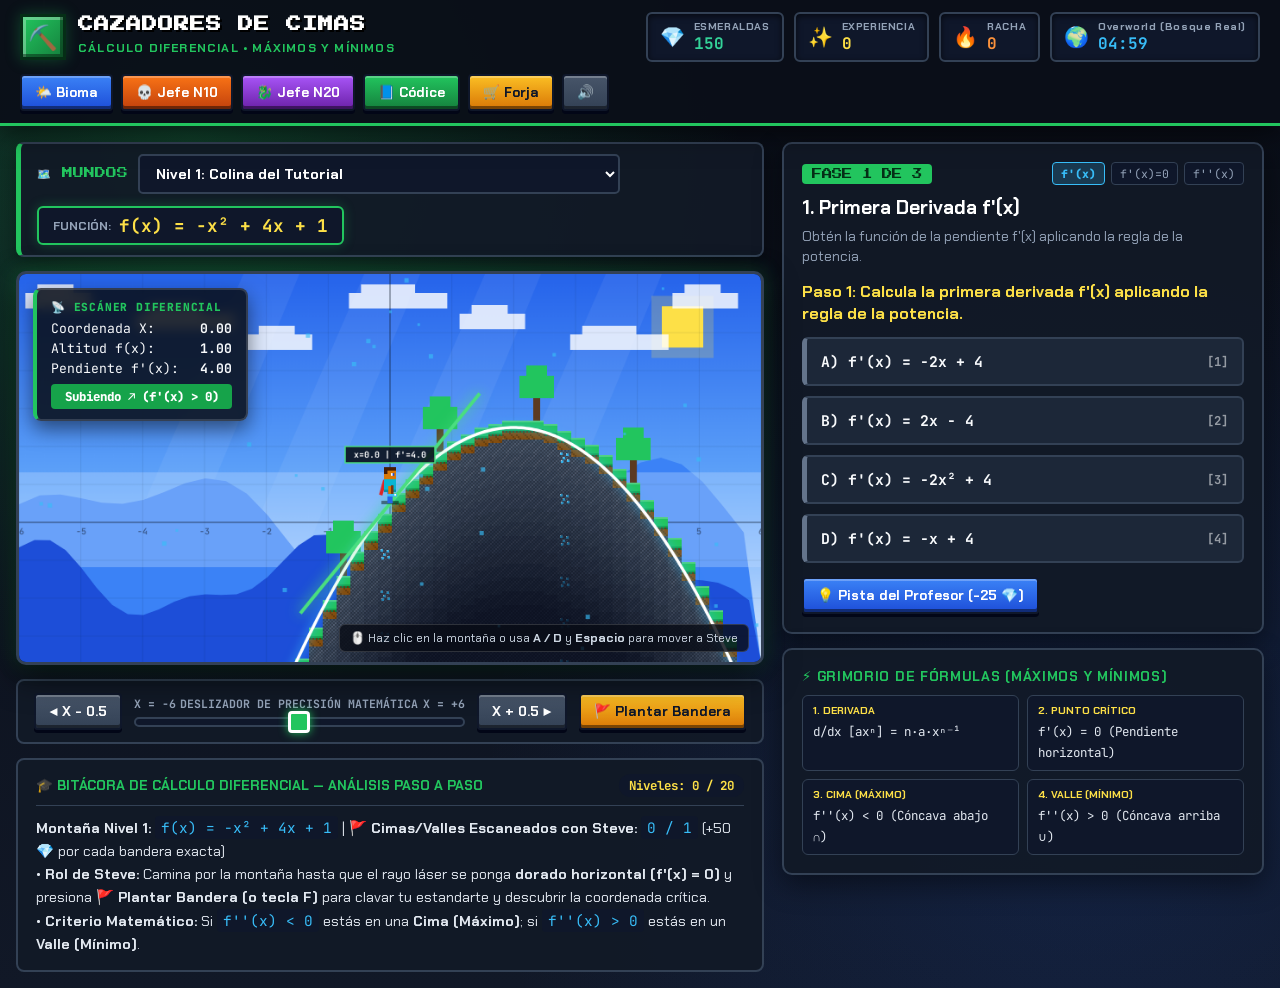
<file: index.html>
<!DOCTYPE html>
<html lang="es">
<head>
  <meta charset="UTF-8">
  <meta name="viewport" content="width=device-width, initial-scale=1.0">
  <title>Cazadores de Cimas | Cálculo Diferencial</title>
  <!-- Fuentes Gamer y Matemáticas -->
  <link rel="preconnect" href="https://fonts.googleapis.com">
  <link rel="preconnect" href="https://fonts.gstatic.com" crossorigin>
  <link href="https://fonts.googleapis.com/css2?family=Chakra+Petch:wght@500;600;700&family=JetBrains+Mono:wght@500;700;800&family=Press+Start+2P&display=swap" rel="stylesheet">
  <link rel="stylesheet" href="style.css">
</head>
<body>
  <!-- BARRA SUPERIOR HUD GAMER -->
  <header class="topbar">
    <div class="brand">
      <div class="logo-block">⛏️</div>
      <div class="brand-text">
        <h1>CAZADORES DE CIMAS</h1>
        <span class="subtitle">CÁLCULO DIFERENCIAL • MÁXIMOS Y MÍNIMOS</span>
      </div>
    </div>

    <div class="hud-stats">
      <div class="stat-pill stat-emerald" title="Esmeraldas acumuladas">
        <span class="stat-icon">💎</span>
        <div>
          <small>ESMERALDAS</small>
          <strong id="ui-emeralds">150</strong>
        </div>
      </div>
      <div class="stat-pill stat-xp" title="Experiencia matemática">
        <span class="stat-icon">✨</span>
        <div>
          <small>EXPERIENCIA</small>
          <strong id="ui-xp">0</strong>
        </div>
      </div>
      <div class="stat-pill stat-streak" title="Racha de aciertos seguidos">
        <span class="stat-icon">🔥</span>
        <div>
          <small>RACHA</small>
          <strong id="ui-streak">0</strong>
        </div>
      </div>
      <div class="stat-pill biome-pill" title="Cambia automáticamente cada 5 minutos">
        <span class="stat-icon">🌍</span>
        <div>
          <small id="ui-biome-name">Pradera Overworld</small>
          <strong id="ui-biome-timer">05:00</strong>
        </div>
      </div>
    </div>

    <div class="top-actions">
      <button id="btn-change-biome" class="mc-btn mc-btn-blue" title="Cambiar bioma y clima">🌤️ Bioma</button>
      <button id="btn-boss-10" class="mc-btn mc-btn-orange">💀 Jefe N10</button>
      <button id="btn-boss-20" class="mc-btn mc-btn-purple">🐉 Jefe N20</button>
      <button id="btn-open-theory" class="mc-btn mc-btn-green">📘 Códice</button>
      <button id="btn-open-shop" class="mc-btn mc-btn-gold">🛒 Forja</button>
      <button id="btn-sound" class="mc-btn" title="Activar/Silenciar audio">🔊</button>
    </div>
  </header>

  <!-- CONTENEDOR PRINCIPAL -->
  <main class="main-grid">
    <!-- COLUMNA IZQUIERDA: MUNDO 2D CON SHADERS -->
    <section class="world-column">
      <div class="level-bar">
        <div class="level-selector-wrap">
          <span class="level-tag">🗺️ MUNDOS</span>
          <select id="level-select" class="mc-select"></select>
          <span id="boss-badge" class="boss-badge hidden">⚔️ COMBATE DE JEFE</span>
        </div>
        <div class="equation-banner">
          <span class="eq-label">FUNCIÓN:</span>
          <strong id="ui-equation">f(x) = -x² + 4x + 1</strong>
        </div>
      </div>

      <!-- LIENZO 2D INTERACTIVO A 60 FPS -->
      <div class="canvas-wrapper">
        <canvas id="game-canvas" width="860" height="450"></canvas>

        <!-- HUD Flotante de Telemetría Matemática -->
        <div class="telemetry-overlay">
          <div class="tel-title">📡 ESCÁNER DIFERENCIAL</div>
          <div class="tel-row"><span>Coordenada X:</span> <strong id="tel-x">0.00</strong></div>
          <div class="tel-row"><span>Altitud f(x):</span> <strong id="tel-y">0.00</strong></div>
          <div class="tel-row"><span>Pendiente f'(x):</span> <strong id="tel-dy">0.00</strong></div>
          <div id="tel-concavity" class="tel-row hidden"><span>Concavidad f''(x):</span> <strong id="tel-d2y">0.00</strong></div>
          <div id="tel-state" class="slope-tag">Subiendo ↗</div>
        </div>

        <div class="canvas-hint-pill">
          🖱️ Haz clic en la montaña o usa <b>A / D</b> y <b>Espacio</b> para mover a Steve
        </div>
      </div>

      <!-- HOTBAR DE CONTROLES ESTILO MINECRAFT -->
      <div class="controls-bar">
        <button id="btn-step-left" class="mc-btn">◀ X - 0.5</button>
        <div class="slider-wrap">
          <div class="slider-labels">
            <span>X = -6</span>
            <span>DESLIZADOR DE PRECISIÓN MATEMÁTICA</span>
            <span>X = +6</span>
          </div>
          <input type="range" id="x-slider" min="-6" max="6" step="0.05" value="0">
        </div>
        <button id="btn-step-right" class="mc-btn">X + 0.5 ▶</button>
        <button id="btn-plant-flag" class="mc-btn mc-btn-gold">🚩 Plantar Bandera</button>
      </div>

      <!-- PIZARRÓN HOLOGRÁFICO DE CÁLCULO DIFERENCIAL -->
      <div class="professor-board">
        <div class="board-header">
          <span>🎓 BITÁCORA DE CÁLCULO DIFERENCIAL — ANÁLISIS PASO A PASO</span>
          <span id="ui-progress-count" class="progress-pill">Niveles: 0 / 20</span>
        </div>
        <div id="professor-text" class="board-content">
          Cargando análisis diferencial...
        </div>
      </div>
    </section>

    <!-- COLUMNA DERECHA: PANEL DE MISIÓN Y DESAFÍOS -->
    <aside class="mission-column">
      <div class="mission-card">
        <div class="mission-top-row">
          <span id="mission-step-badge" class="step-badge">FASE 1 DE 3</span>
          <div class="phase-dots">
            <span id="dot-1" class="p-dot active">f'(x)</span>
            <span id="dot-2" class="p-dot">f'(x)=0</span>
            <span id="dot-3" class="p-dot">f''(x)</span>
          </div>
        </div>

        <h2 id="mission-title">1. Primera Derivada f'(x)</h2>
        <p id="mission-desc" class="mission-desc">
          Calcula la derivada para obtener la pendiente de la recta tangente en cualquier punto de la montaña.
        </p>

        <div class="question-box">
          <h3 id="question-prompt">¿Cuál es la primera derivada f'(x)?</h3>
          <div id="options-container" class="options-list"></div>
        </div>

        <div id="feedback-box" class="feedback-box hidden"></div>

        <div class="helper-actions">
          <button id="btn-use-hint" class="mc-btn mc-btn-blue">💡 Pista del Profesor (-25 💎)</button>
          <button id="btn-next-level" class="mc-btn mc-btn-green hidden">Siguiente Nivel ⏭️</button>
        </div>
      </div>

      <!-- TARJETA DE FÓRMULAS RÁPIDAS -->
      <div class="cheat-card">
        <h3>⚡ GRIMORIO DE FÓRMULAS (MÁXIMOS Y MÍNIMOS)</h3>
        <div class="formula-grid">
          <div class="formula-item">
            <span class="f-tag">1. DERIVADA</span>
            <code>d/dx [axⁿ] = n·a·xⁿ⁻¹</code>
          </div>
          <div class="formula-item">
            <span class="f-tag">2. PUNTO CRÍTICO</span>
            <code>f'(x) = 0 (Pendiente horizontal)</code>
          </div>
          <div class="formula-item">
            <span class="f-tag">3. CIMA (MÁXIMO)</span>
            <code>f''(x) &lt; 0 (Cóncava abajo ∩)</code>
          </div>
          <div class="formula-item">
            <span class="f-tag">4. VALLE (MÍNIMO)</span>
            <code>f''(x) &gt; 0 (Cóncava arriba ∪)</code>
          </div>
        </div>
      </div>
    </aside>
  </main>

  <!-- MODAL: GUÍA TEÓRICA -->
  <div id="modal-theory" class="modal-backdrop hidden">
    <div class="modal-window">
      <div class="modal-header">
        <h2>📘 CÓDICE DE CÁLCULO DIFERENCIAL</h2>
        <button id="btn-close-theory" class="mc-btn mc-btn-red">✖</button>
      </div>
      <div class="modal-body">
        <h4>1. ¿Qué mide la Primera Derivada f'(x)?</h4>
        <p>Representa la <strong>pendiente de la recta tangente</strong> a la curva en el punto donde está parado Steve. Si <code>f'(x) &gt; 0</code> el terreno sube; si <code>f'(x) &lt; 0</code> el terreno baja.</p>
        <h4>2. ¿Por qué igualamos f'(x) = 0?</h4>
        <p>En la cumbre exacta de una cima o en el fondo de un valle, la recta tangente queda totalmente horizontal (pendiente cero). Las soluciones de <code>f'(x) = 0</code> se llaman <strong>Puntos Críticos</strong>.</p>
        <h4>3. Criterio de la Segunda Derivada f''(x)</h4>
        <p>Al volver a derivar obtenemos la concavidad <code>f''(x)</code>:</p>
        <ul>
          <li>Si <code>f''(x) &lt; 0</code>: La montaña se curva hacia abajo (∩) ➔ <strong>MÁXIMO LOCAL (Cima)</strong>.</li>
          <li>Si <code>f''(x) &gt; 0</code>: La montaña se curva hacia arriba (∪) ➔ <strong>MÍNIMO LOCAL (Valle)</strong>.</li>
        </ul>
      </div>
    </div>
  </div>

  <!-- MODAL: TIENDA / FORJA -->
  <div id="modal-shop" class="modal-backdrop hidden">
    <div class="modal-window">
      <div class="modal-header">
        <h2>🛒 FORJA DE HERRAMIENTAS ENCANTADAS</h2>
        <button id="btn-close-shop" class="mc-btn mc-btn-red">✖</button>
      </div>
      <div class="modal-body" id="shop-items-container"></div>
    </div>
  </div>

  <script src="levels.js"></script>
  <script src="game.js"></script>
</body>
</html>
</file>
<file: style.css>
/* ============================================================================
   ESTILO INDIE GAMER MODERNO (MINECRAFT DUNGEONS + SHADERS UI)
   ============================================================================ */
:root {
  --bg-deep: #0b0f17;
  --bg-panel: rgba(18, 25, 38, 0.92);
  --bg-card: rgba(30, 41, 59, 0.88);
  --bg-slot: #0f172a;
  --text-main: #f8fafc;
  --text-muted: #94a3b8;
  --accent: #10b981;
  --accent-glow: rgba(16, 185, 129, 0.35);
  --border-outer: #020617;
  --border-inner: #334155;
  --mc-green: #16a34a;
  --mc-blue: #2563eb;
  --mc-gold: #f59e0b;
  --mc-orange: #ea580c;
  --mc-purple: #9333ea;
  --mc-red: #dc2626;
}

/* Acentos atmosféricos según el bioma activo (sin volver blanca la interfaz) */
body[data-biome="overworld"] { --accent: #22c55e; --accent-glow: rgba(34, 197, 94, 0.28); }
body[data-biome="cherry"]    { --accent: #f472b6; --accent-glow: rgba(244, 114, 182, 0.28); }
body[data-biome="taiga"]     { --accent: #38bdf8; --accent-glow: rgba(56, 189, 248, 0.28); }
body[data-biome="nether"]    { --accent: #ef4444; --accent-glow: rgba(239, 68, 68, 0.32); }
body[data-biome="end"]       { --accent: #c084fc; --accent-glow: rgba(192, 132, 252, 0.32); }

* {
  box-sizing: border-box;
  margin: 0;
  padding: 0;
}

body {
  font-family: 'Chakra Petch', system-ui, sans-serif;
  background-color: var(--bg-deep);
  background-image:
    radial-gradient(circle at 15% 15%, var(--accent-glow), transparent 40%),
    radial-gradient(circle at 85% 80%, rgba(37, 99, 235, 0.15), transparent 45%),
    linear-gradient(180deg, #090d16 0%, #111827 100%);
  color: var(--text-main);
  min-height: 100vh;
  overflow-x: hidden;
}

/* BARRA SUPERIOR */
.topbar {
  display: flex;
  flex-wrap: wrap;
  justify-content: space-between;
  align-items: center;
  gap: 12px;
  padding: 12px 20px;
  background: rgba(11, 15, 25, 0.95);
  border-bottom: 3px solid var(--accent);
  box-shadow: 0 6px 25px rgba(0, 0, 0, 0.6);
  position: sticky;
  top: 0;
  z-index: 50;
}

.brand {
  display: flex;
  align-items: center;
  gap: 12px;
}

.logo-block {
  width: 46px;
  height: 46px;
  background: linear-gradient(135deg, #22c55e, #15803d);
  border: 3px solid #052e16;
  box-shadow: inset -3px -3px 0 rgba(0,0,0,0.4), inset 3px 3px 0 rgba(255,255,255,0.3), 0 0 14px var(--accent-glow);
  display: grid;
  place-items: center;
  font-size: 1.5rem;
}

.brand h1 {
  font-family: 'Press Start 2P', monospace;
  font-size: 0.95rem;
  letter-spacing: 1px;
  color: #ffffff;
  text-shadow: 2px 2px 0 #000;
  margin-bottom: 4px;
}

.subtitle {
  font-size: 0.75rem;
  font-weight: 700;
  letter-spacing: 1.2px;
  color: var(--accent);
}

/* PÍLDORAS DE ESTADÍSTICAS */
.hud-stats {
  display: flex;
  flex-wrap: wrap;
  gap: 10px;
}

.stat-pill {
  background: var(--bg-slot);
  border: 2px solid var(--border-inner);
  box-shadow: inset 0 2px 6px rgba(0,0,0,0.6);
  padding: 6px 12px;
  border-radius: 6px;
  display: flex;
  align-items: center;
  gap: 9px;
}

.stat-icon {
  font-size: 1.25rem;
}

.stat-pill small {
  display: block;
  font-size: 0.65rem;
  color: var(--text-muted);
  font-weight: 700;
  letter-spacing: 0.6px;
}

.stat-pill strong {
  font-family: 'JetBrains Mono', monospace;
  font-size: 1rem;
  color: #fff;
}

.stat-emerald strong { color: #34d399; }
.stat-xp strong { color: #fde047; }
.stat-streak strong { color: #fb923c; }
.biome-pill strong { color: #38bdf8; }

.top-actions {
  display: flex;
  flex-wrap: wrap;
  gap: 8px;
}

/* BOTONES 3D PIXEL-BEVEL */
.mc-btn {
  font-family: 'Chakra Petch', sans-serif;
  background: linear-gradient(180deg, #475569 0%, #334155 100%);
  color: #ffffff;
  border: 2px solid #0f172a;
  box-shadow:
    inset 0 2px 0 rgba(255,255,255,0.25),
    inset 0 -3px 0 rgba(0,0,0,0.45),
    0 3px 0 #020617;
  padding: 8px 13px;
  font-weight: 700;
  font-size: 0.85rem;
  border-radius: 4px;
  cursor: pointer;
  transition: transform 0.08s ease, filter 0.15s ease;
}

.mc-btn:hover {
  filter: brightness(1.15);
}

.mc-btn:active {
  transform: translateY(2px);
  box-shadow: inset 0 2px 4px rgba(0,0,0,0.6), 0 1px 0 #020617;
}

.mc-btn-green  { background: linear-gradient(180deg, #22c55e 0%, #15803d 100%); }
.mc-btn-blue   { background: linear-gradient(180deg, #3b82f6 0%, #1d4ed8 100%); }
.mc-btn-gold   { background: linear-gradient(180deg, #fbbf24 0%, #d97706 100%); color: #0f172a; }
.mc-btn-orange { background: linear-gradient(180deg, #f97316 0%, #c2410c 100%); }
.mc-btn-purple { background: linear-gradient(180deg, #a855f7 0%, #6b21a8 100%); }
.mc-btn-red    { background: linear-gradient(180deg, #ef4444 0%, #b91c1c 100%); }

/* GRILLA PRINCIPAL */
.main-grid {
  max-width: 1440px;
  margin: 16px auto;
  padding: 0 16px;
  display: grid;
  grid-template-columns: 1.55fr 1fr;
  gap: 18px;
}

@media (max-width: 1080px) {
  .main-grid {
    grid-template-columns: 1fr;
  }
}

.world-column, .mission-column {
  display: flex;
  flex-direction: column;
  gap: 14px;
}

/* BARRA DE NIVEL Y ECUACIÓN */
.level-bar {
  background: var(--bg-panel);
  border: 2px solid var(--border-inner);
  border-left: 5px solid var(--accent);
  border-radius: 8px;
  padding: 10px 16px;
  display: flex;
  flex-wrap: wrap;
  justify-content: space-between;
  align-items: center;
  gap: 12px;
  box-shadow: 0 8px 20px rgba(0,0,0,0.4);
}

.level-selector-wrap {
  display: flex;
  align-items: center;
  gap: 10px;
}

.level-tag {
  font-family: 'Press Start 2P', monospace;
  font-size: 0.68rem;
  color: var(--accent);
}

.mc-select {
  font-family: 'Chakra Petch', sans-serif;
  background: var(--bg-slot);
  color: #fff;
  border: 2px solid var(--border-inner);
  padding: 7px 12px;
  border-radius: 5px;
  font-weight: 700;
  font-size: 0.92rem;
  cursor: pointer;
}

.boss-badge {
  background: linear-gradient(90deg, #dc2626, #9333ea);
  color: #fff;
  padding: 5px 10px;
  border-radius: 4px;
  font-family: 'Press Start 2P', monospace;
  font-size: 0.62rem;
  animation: pulseBoss 1.2s infinite alternate;
}

@keyframes pulseBoss {
  from { transform: scale(1); box-shadow: 0 0 6px #ef4444; }
  to   { transform: scale(1.05); box-shadow: 0 0 16px #c084fc; }
}

.equation-banner {
  background: var(--bg-slot);
  border: 2px solid var(--accent);
  box-shadow: 0 0 12px var(--accent-glow);
  padding: 6px 14px;
  border-radius: 6px;
  display: flex;
  align-items: center;
  gap: 8px;
}

.eq-label {
  font-size: 0.75rem;
  color: var(--text-muted);
  font-weight: 700;
}

.equation-banner strong {
  font-family: 'JetBrains Mono', monospace;
  font-size: 1.1rem;
  color: #fde047;
}

/* LIENZO 2D */
.canvas-wrapper {
  position: relative;
  background: #050811;
  border: 3px solid var(--border-inner);
  border-radius: 10px;
  overflow: hidden;
  box-shadow: 0 12px 32px rgba(0, 0, 0, 0.65), 0 0 20px var(--accent-glow);
}

#game-canvas {
  display: block;
  width: 100%;
  height: auto;
  cursor: crosshair;
}

/* TELEMETRÍA FLOTANTE */
.telemetry-overlay {
  position: absolute;
  top: 14px;
  left: 14px;
  background: rgba(9, 13, 22, 0.86);
  backdrop-filter: blur(6px);
  border: 2px solid rgba(255,255,255,0.15);
  border-left: 4px solid var(--accent);
  border-radius: 8px;
  padding: 10px 14px;
  font-family: 'JetBrains Mono', monospace;
  font-size: 0.82rem;
  min-width: 215px;
  pointer-events: none;
  box-shadow: 0 8px 20px rgba(0,0,0,0.5);
}

.tel-title {
  font-size: 0.7rem;
  color: var(--accent);
  font-weight: 800;
  margin-bottom: 6px;
  letter-spacing: 0.8px;
}

.tel-row {
  display: flex;
  justify-content: space-between;
  margin-bottom: 3px;
}

.slope-tag {
  margin-top: 7px;
  padding: 4px 8px;
  border-radius: 4px;
  font-weight: 800;
  text-align: center;
  font-size: 0.78rem;
}

.canvas-hint-pill {
  position: absolute;
  bottom: 10px;
  right: 12px;
  background: rgba(9, 13, 22, 0.82);
  border: 1px solid rgba(255,255,255,0.15);
  padding: 5px 10px;
  border-radius: 6px;
  font-size: 0.76rem;
  color: #cbd5e1;
  pointer-events: none;
}

/* HOTBAR CONTROLES */
.controls-bar {
  background: var(--bg-panel);
  border: 2px solid var(--border-inner);
  border-radius: 8px;
  padding: 12px 16px;
  display: flex;
  flex-wrap: wrap;
  align-items: center;
  justify-content: space-between;
  gap: 12px;
}

.slider-wrap {
  flex: 1;
  min-width: 210px;
  display: flex;
  flex-direction: column;
  gap: 6px;
}

.slider-labels {
  display: flex;
  justify-content: space-between;
  font-size: 0.72rem;
  font-weight: 700;
  color: var(--text-muted);
  font-family: 'JetBrains Mono', monospace;
}

#x-slider {
  -webkit-appearance: none;
  appearance: none;
  width: 100%;
  height: 10px;
  background: var(--bg-slot);
  border: 2px solid var(--border-inner);
  border-radius: 6px;
  outline: none;
}

#x-slider::-webkit-slider-thumb {
  -webkit-appearance: none;
  appearance: none;
  width: 22px;
  height: 22px;
  background: var(--accent);
  border: 3px solid #fff;
  border-radius: 4px;
  cursor: grab;
  box-shadow: 0 0 10px var(--accent);
}

/* PIZARRÓN DEL PROFESOR */
.professor-board {
  background: var(--bg-panel);
  border: 2px solid var(--border-inner);
  border-radius: 8px;
  padding: 14px 18px;
}

.board-header {
  display: flex;
  justify-content: space-between;
  align-items: center;
  font-weight: 700;
  font-size: 0.85rem;
  color: var(--accent);
  margin-bottom: 10px;
  padding-bottom: 8px;
  border-bottom: 1px solid var(--border-inner);
}

.progress-pill {
  background: var(--bg-slot);
  padding: 3px 10px;
  border-radius: 99px;
  color: #fde047;
  font-family: 'JetBrains Mono', monospace;
  font-size: 0.78rem;
}

.board-content {
  font-size: 0.9rem;
  line-height: 1.6;
  color: #e2e8f0;
}

.board-content code {
  background: var(--bg-slot);
  color: #38bdf8;
  padding: 2px 6px;
  border-radius: 4px;
  font-family: 'JetBrains Mono', monospace;
}

/* PANEL DE MISIÓN Y OPCIONES */
.mission-card, .cheat-card {
  background: var(--bg-panel);
  border: 2px solid var(--border-inner);
  border-radius: 10px;
  padding: 18px;
  box-shadow: 0 10px 28px rgba(0,0,0,0.45);
}

.mission-top-row {
  display: flex;
  justify-content: space-between;
  align-items: center;
  margin-bottom: 10px;
}

.step-badge {
  background: var(--accent);
  color: #052e16;
  font-family: 'Press Start 2P', monospace;
  font-size: 0.65rem;
  padding: 5px 10px;
  border-radius: 4px;
}

.phase-dots {
  display: flex;
  gap: 6px;
}

.p-dot {
  font-family: 'JetBrains Mono', monospace;
  font-size: 0.72rem;
  padding: 3px 8px;
  border-radius: 4px;
  background: var(--bg-slot);
  color: var(--text-muted);
  border: 1px solid var(--border-inner);
}

.p-dot.active {
  background: rgba(56, 189, 248, 0.2);
  color: #38bdf8;
  border-color: #38bdf8;
  font-weight: 800;
}

#mission-title {
  font-size: 1.2rem;
  margin-bottom: 6px;
  color: #fff;
}

.mission-desc {
  font-size: 0.88rem;
  color: var(--text-muted);
  margin-bottom: 14px;
  line-height: 1.45;
}

.question-box h3 {
  font-size: 0.98rem;
  color: #fde047;
  margin-bottom: 12px;
  line-height: 1.4;
}

.options-list {
  display: flex;
  flex-direction: column;
  gap: 10px;
}

.option-btn {
  font-family: 'JetBrains Mono', monospace;
  text-align: left;
  background: var(--bg-card);
  color: var(--text-main);
  border: 2px solid var(--border-inner);
  border-left: 5px solid #64748b;
  border-radius: 6px;
  padding: 13px 14px;
  font-size: 0.92rem;
  font-weight: 700;
  cursor: pointer;
  transition: all 0.14s ease;
  display: flex;
  align-items: center;
  justify-content: space-between;
}

.option-btn:hover:not(:disabled) {
  background: rgba(51, 65, 85, 0.95);
  border-left-color: var(--accent);
  transform: translateX(4px);
}

.option-btn.correct {
  background: rgba(21, 128, 61, 0.9) !important;
  border-color: #4ade80 !important;
  border-left: 6px solid #4ade80 !important;
  color: #fff !important;
  box-shadow: 0 0 16px rgba(74, 222, 128, 0.4);
}

.option-btn.wrong {
  background: rgba(185, 28, 28, 0.88) !important;
  border-color: #f87171 !important;
  border-left: 6px solid #f87171 !important;
  color: #fff !important;
}

.feedback-box {
  margin-top: 14px;
  padding: 12px 14px;
  border-radius: 6px;
  border: 2px solid var(--accent);
  background: rgba(15, 23, 42, 0.95);
  font-size: 0.88rem;
  line-height: 1.5;
}

.helper-actions {
  margin-top: 14px;
  display: flex;
  justify-content: space-between;
  gap: 10px;
}

/* GRIMORIO DE FÓRMULAS */
.cheat-card h3 {
  font-size: 0.85rem;
  color: var(--accent);
  letter-spacing: 0.7px;
  margin-bottom: 10px;
}

.formula-grid {
  display: grid;
  grid-template-columns: 1fr 1fr;
  gap: 8px;
}

@media (max-width: 600px) {
  .formula-grid { grid-template-columns: 1fr; }
}

.formula-item {
  background: var(--bg-slot);
  border: 1px solid var(--border-inner);
  padding: 8px 10px;
  border-radius: 6px;
}

.f-tag {
  display: block;
  font-size: 0.65rem;
  font-weight: 800;
  color: #fde047;
  margin-bottom: 3px;
}

.formula-item code {
  font-family: 'JetBrains Mono', monospace;
  font-size: 0.78rem;
  color: #e2e8f0;
}

/* MODALES */
.modal-backdrop {
  position: fixed;
  inset: 0;
  background: rgba(2, 6, 23, 0.82);
  backdrop-filter: blur(5px);
  display: grid;
  place-items: center;
  z-index: 100;
  padding: 16px;
}

.modal-window {
  background: #0f172a;
  color: var(--text-main);
  border: 3px solid var(--accent);
  border-radius: 10px;
  max-width: 620px;
  width: 100%;
  padding: 20px;
  box-shadow: 0 20px 50px rgba(0,0,0,0.8);
}

.modal-header {
  display: flex;
  justify-content: space-between;
  align-items: center;
  margin-bottom: 14px;
  padding-bottom: 10px;
  border-bottom: 2px solid var(--border-inner);
}

.modal-body h4 {
  margin-top: 12px;
  margin-bottom: 4px;
  color: #fde047;
}

.modal-body p, .modal-body li {
  font-size: 0.92rem;
  line-height: 1.55;
  color: #cbd5e1;
}

.shop-item {
  display: flex;
  justify-content: space-between;
  align-items: center;
  gap: 12px;
  background: var(--bg-card);
  border: 2px solid var(--border-inner);
  border-radius: 8px;
  padding: 12px 14px;
  margin-bottom: 10px;
}

.hidden {
  display: none !important;
}
</file>
